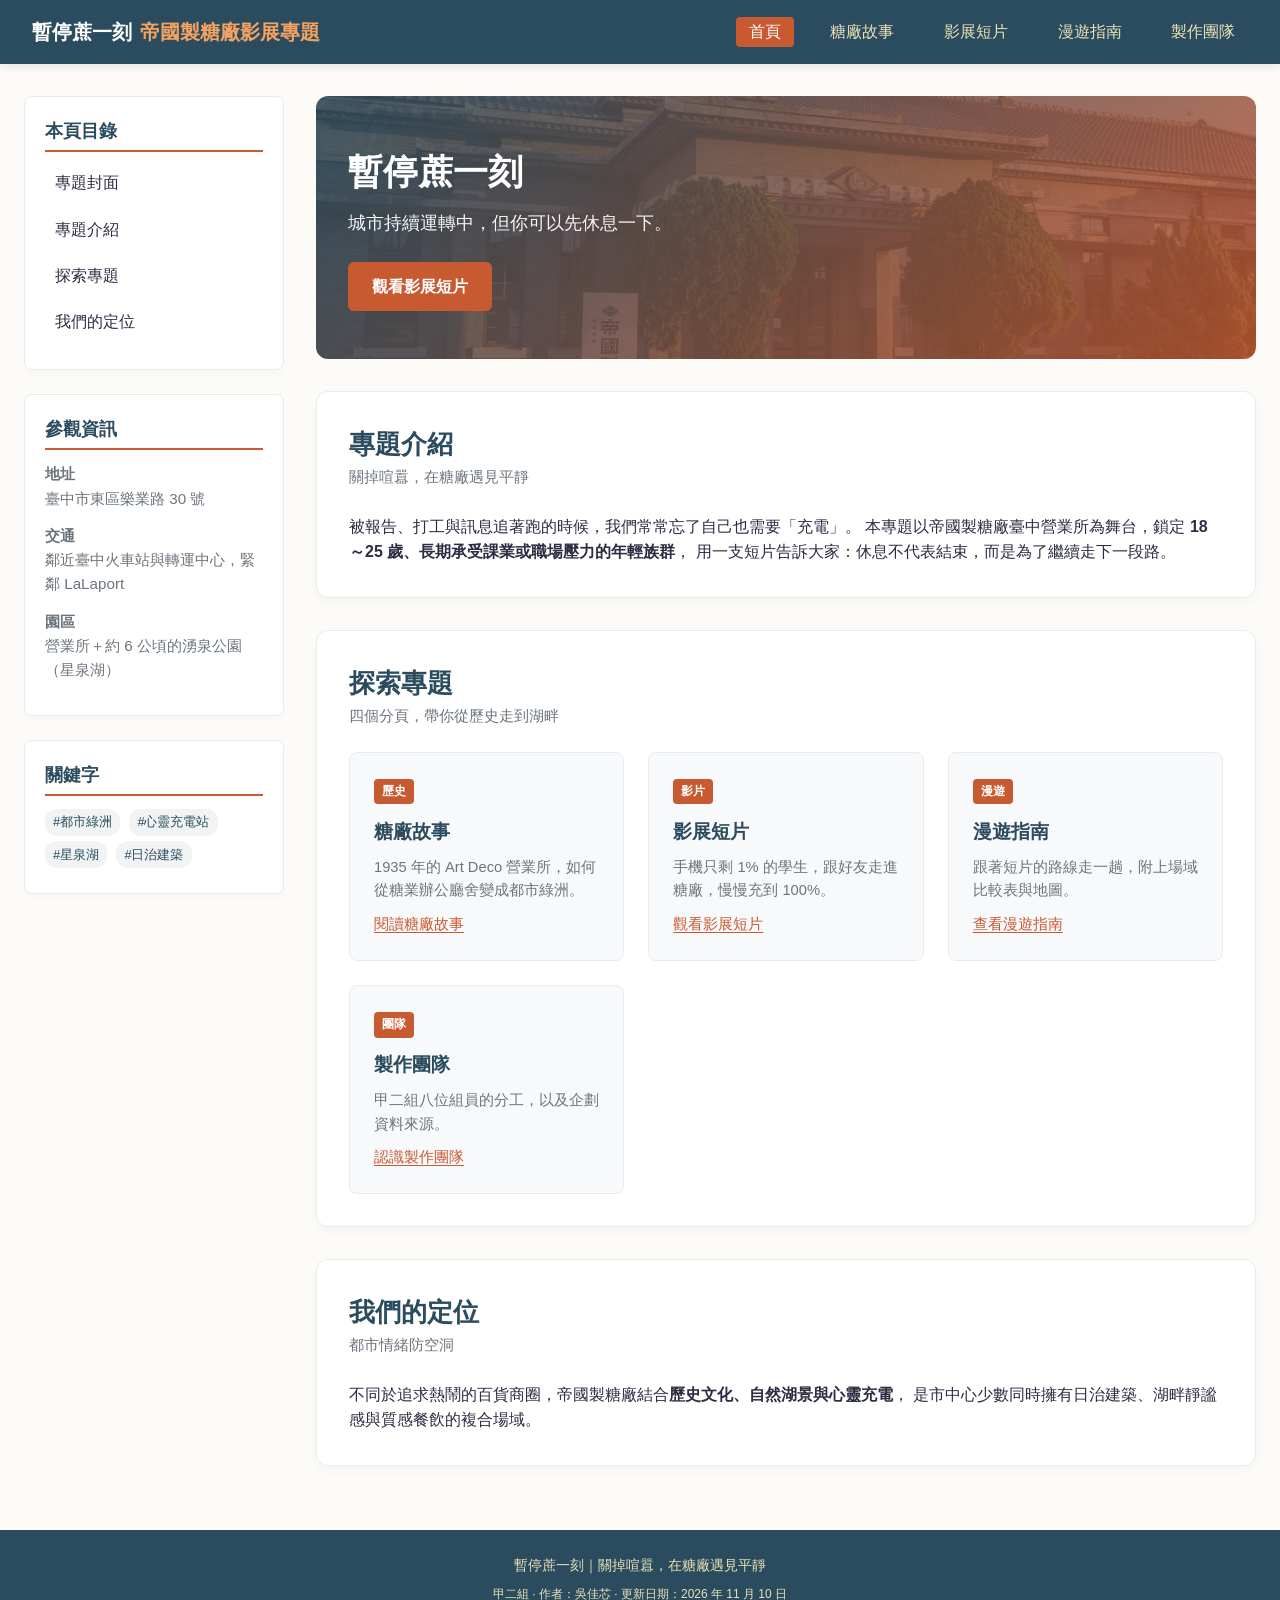
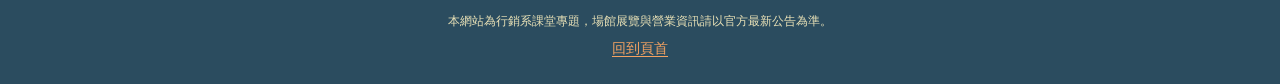
<file: index.html>
<!DOCTYPE html>
<!-- 宣告使用 HTML5。 -->
<html lang="zh-Hant">
<head>
    <!-- ===== SEO 與分享資訊：每一頁都有自己的 title 與 description ===== -->
    <meta charset="UTF-8">
    <!-- viewport 讓手機以裝置寬度顯示，是 RWD 的第一步。 -->
    <meta name="viewport" content="width=device-width, initial-scale=1.0">
    <meta name="description" content="行銷系甲二組影展專題「暫停蔗一刻」：城市持續運轉中，但你可以先休息一下。走進帝國製糖廠臺中營業所，在歷史建築與星泉湖畔為生活重新充電。">
    <meta name="keywords" content="暫停蔗一刻, 帝國製糖廠, 臺中營業所, 星泉湖, 湧泉公園, 影展, 臺中景點">
    <meta name="author" content="吳佳芯">
    <meta name="robots" content="index, follow">
    <!-- Open Graph：分享到社群時顯示的標題、摘要與縮圖。 -->
    <meta property="og:type" content="website">
    <meta property="og:locale" content="zh_TW">
    <meta property="og:site_name" content="暫停蔗一刻｜帝國製糖廠影展專題">
    <meta property="og:title" content="暫停蔗一刻｜帝國製糖廠影展專題">
    <meta property="og:description" content="行銷系甲二組影展專題「暫停蔗一刻」：城市持續運轉中，但你可以先休息一下。走進帝國製糖廠臺中營業所，在歷史建築與星泉湖畔為生活重新充電。">
    <meta property="og:image" content="images/cover.jpg">
    <meta property="og:image:alt" content="帝國製糖廠臺中營業所的建築正面">
    <!-- 部署後可再加上 canonical 與 og:url，填入真實網址。 -->
    <title>暫停蔗一刻｜帝國製糖廠影展專題</title>
    <!--
        切割後的外部 CSS：四個檔案都放在 css 資料夾，依「基礎 → 版面 → 元件 → 響應式」順序載入。
        相對路徑 css/xxx.css 從本 HTML 所在的資料夾出發，進入 css 子資料夾讀取檔案。
    -->
    <link rel="stylesheet" href="css/base.css">
    <link rel="stylesheet" href="css/layout.css">
    <link rel="stylesheet" href="css/components.css">
    <link rel="stylesheet" href="css/responsive.css">
</head>

<body>
    <!-- 頂部導覽列：網站名稱與五個分頁的選單，捲動時固定在畫面上方（position: sticky）。 -->
    <header class="main-header" id="top">
        <p class="logo"><a href="index.html">暫停蔗一刻<span>帝國製糖廠影展專題</span></a></p>
        <nav class="top-nav" aria-label="網站導覽">
            <ul>
                <li><a href="index.html" class="active" aria-current="page">首頁</a></li>
                <li><a href="story.html">糖廠故事</a></li>
                <li><a href="film.html">影展短片</a></li>
                <li><a href="visit.html">漫遊指南</a></li>
                <li><a href="team.html">製作團隊</a></li>
            </ul>
        </nav>
    </header>

    <!-- layout-wrapper：側邊欄 + 主要內容的雙欄版面；手機版改成上下排列。 -->
    <div class="layout-wrapper">
        <!-- aside 是側邊欄：本頁目錄、參觀資訊與關鍵字標籤。 -->
        <aside class="sidebar" aria-label="側邊欄">
            <div class="sidebar-box">
                <h3>本頁目錄</h3>
                <ul class="side-menu">
                    <li><a href="#hero">專題封面</a></li>
                    <li><a href="#about">專題介紹</a></li>
                    <li><a href="#explore">探索專題</a></li>
                    <li><a href="#position">我們的定位</a></li>
                </ul>
            </div>
            <div class="sidebar-box info-box">
                <h3>參觀資訊</h3>
                <p><strong>地址</strong><br>臺中市東區樂業路 30 號</p>
                <p><strong>交通</strong><br>鄰近臺中火車站與轉運中心，緊鄰 LaLaport</p>
                <p><strong>園區</strong><br>營業所＋約 6 公頃的湧泉公園（星泉湖）</p>
            </div>
            <div class="sidebar-box">
                <h4>關鍵字</h4>
                <span class="tag">#都市綠洲</span>
                <span class="tag">#心靈充電站</span>
                <span class="tag">#星泉湖</span>
                <span class="tag">#日治建築</span>
            </div>
        </aside>

        <!-- main 是本頁唯一的主要內容區。 -->
        <main class="content-area" id="main-content">
            <!-- 首頁封面：背景圖由 CSS 的 .hero-section 載入 images/cover.jpg。 -->
            <section class="hero-section" id="hero">
                <h1>暫停蔗一刻</h1>
                <p class="subtitle">城市持續運轉中，但你可以先休息一下。</p>
                <a href="film.html" class="btn-primary">觀看影展短片</a>
            </section>

            <section class="section-card" id="about">
                <div class="section-title">
                    <h2>專題介紹</h2>
                    <p>關掉喧囂，在糖廠遇見平靜</p>
                </div>
                <p>
                    被報告、打工與訊息追著跑的時候，我們常常忘了自己也需要「充電」。
                    本專題以帝國製糖廠臺中營業所為舞台，鎖定 <strong>18～25 歲、長期承受課業或職場壓力的年輕族群</strong>，
                    用一支短片告訴大家：休息不代表結束，而是為了繼續走下一段路。
                </p>
            </section>

            <section class="section-card" id="explore">
                <div class="section-title">
                    <h2>探索專題</h2>
                    <p>四個分頁，帶你從歷史走到湖畔</p>
                </div>
                <!-- grid-system 使用 CSS Grid：依寬度自動決定一列放幾張卡片。 -->
                <div class="grid-system">
                    <article class="grid-card">
                        <span class="card-tag">歷史</span>
                        <h3>糖廠故事</h3>
                        <p>1935 年的 Art Deco 營業所，如何從糖業辦公廳舍變成都市綠洲。</p>
                        <p><a href="story.html">閱讀糖廠故事</a></p>
                    </article>
                    <article class="grid-card">
                        <span class="card-tag">影片</span>
                        <h3>影展短片</h3>
                        <p>手機只剩 1% 的學生，跟好友走進糖廠，慢慢充到 100%。</p>
                        <p><a href="film.html">觀看影展短片</a></p>
                    </article>
                    <article class="grid-card">
                        <span class="card-tag">漫遊</span>
                        <h3>漫遊指南</h3>
                        <p>跟著短片的路線走一趟，附上場域比較表與地圖。</p>
                        <p><a href="visit.html">查看漫遊指南</a></p>
                    </article>
                    <article class="grid-card">
                        <span class="card-tag">團隊</span>
                        <h3>製作團隊</h3>
                        <p>甲二組八位組員的分工，以及企劃資料來源。</p>
                        <p><a href="team.html">認識製作團隊</a></p>
                    </article>
                </div>
            </section>

            <section class="section-card" id="position">
                <div class="section-title">
                    <h2>我們的定位</h2>
                    <p>都市情緒防空洞</p>
                </div>
                <p>
                    不同於追求熱鬧的百貨商圈，帝國製糖廠結合<strong>歷史文化、自然湖景與心靈充電</strong>，
                    是市中心少數同時擁有日治建築、湖畔靜謐感與質感餐飲的複合場域。
                </p>
            </section>
        </main>
    </div>

    <!-- 頁尾 -->
    <footer class="main-footer">
        <p>暫停蔗一刻｜關掉喧囂，在糖廠遇見平靜</p>
        <p><small>甲二組 · 作者：吳佳芯 · 更新日期：<time datetime="2026-11-10">2026 年 11 月 10 日</time></small></p>
        <p><small>本網站為行銷系課堂專題，場館展覽與營業資訊請以官方最新公告為準。</small></p>
        <p><a href="#top" class="footer-link">回到頁首</a></p>
    </footer>
</body>
</html>
</file>
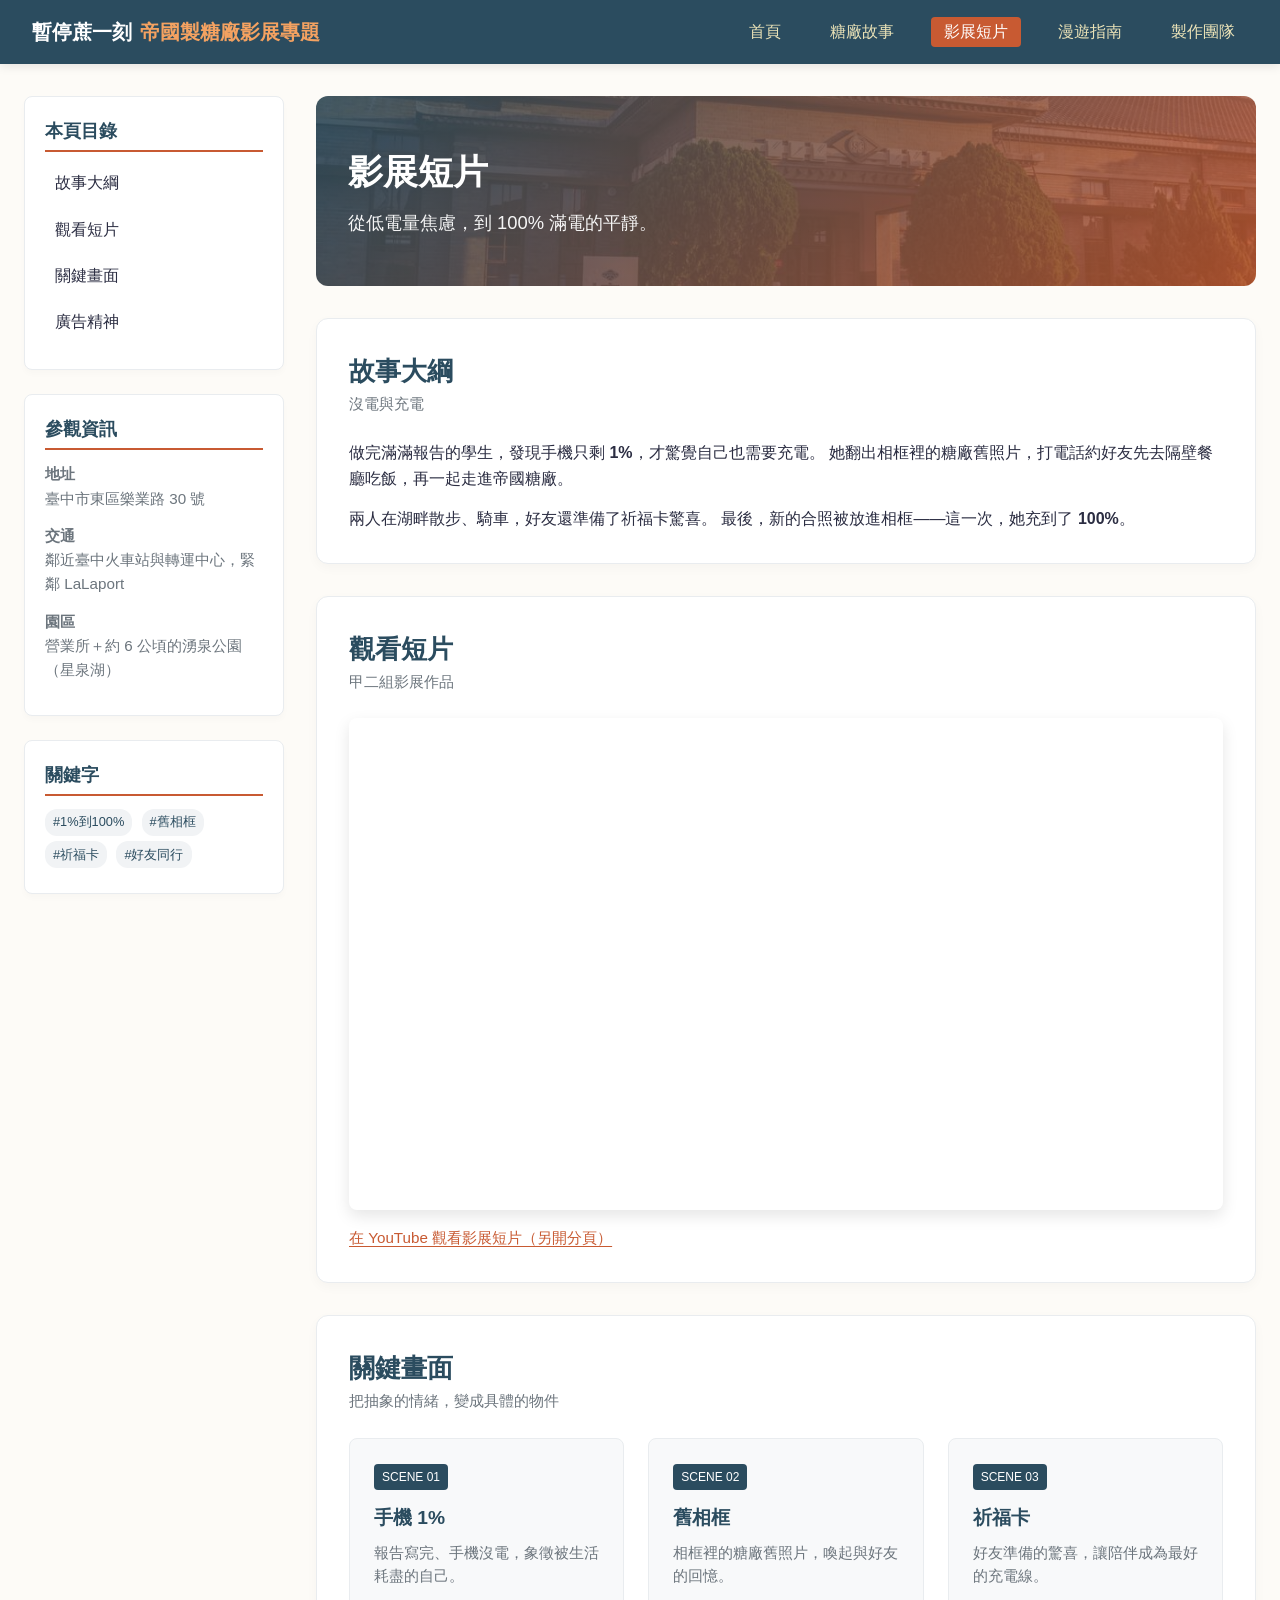
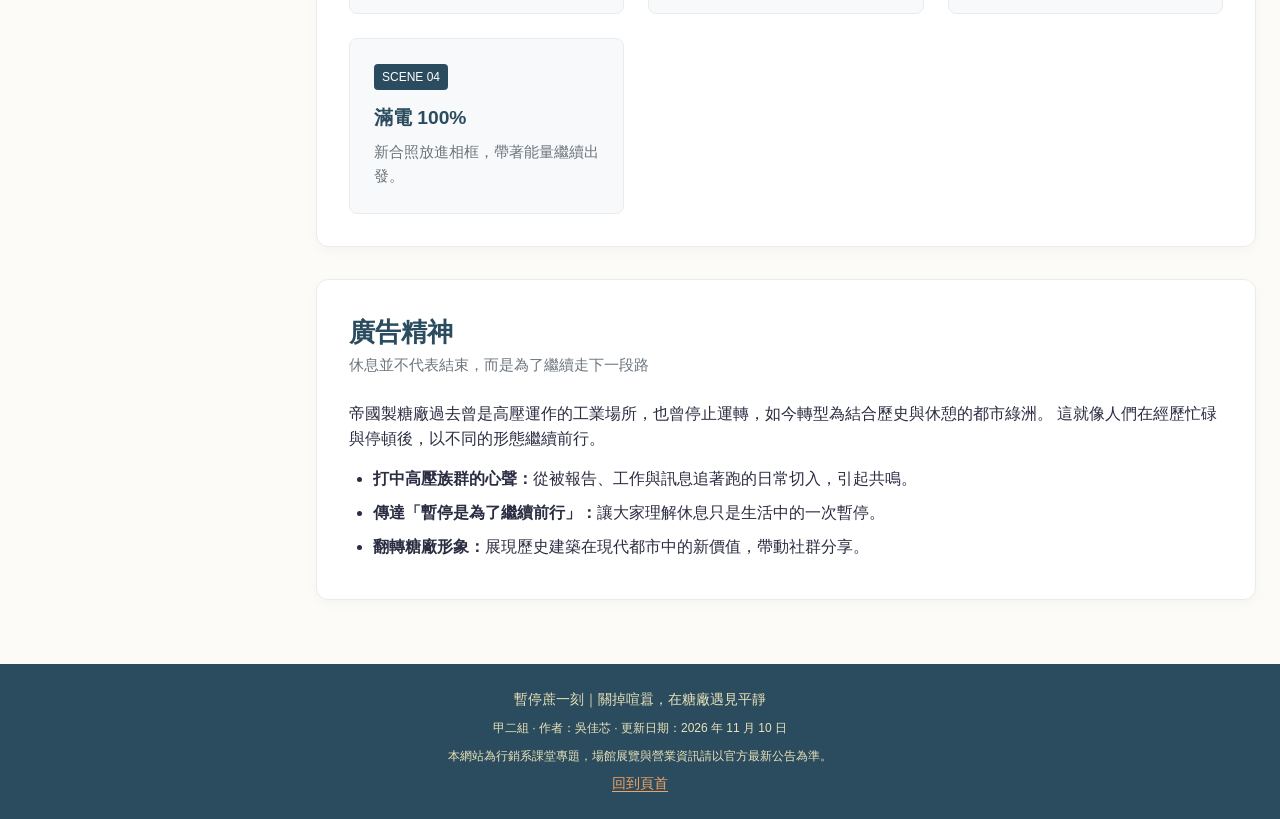
<file: film.html>
<!DOCTYPE html>
<!-- 宣告使用 HTML5。 -->
<html lang="zh-Hant">
<head>
    <!-- ===== SEO 與分享資訊：每一頁都有自己的 title 與 description ===== -->
    <meta charset="UTF-8">
    <!-- viewport 讓手機以裝置寬度顯示，是 RWD 的第一步。 -->
    <meta name="viewport" content="width=device-width, initial-scale=1.0">
    <meta name="description" content="影展短片「暫停蔗一刻」：手機只剩 1% 的學生，翻出糖廠舊照片，約好友走進帝國製糖廠，在湖畔與祈福卡之間重新充電到 100%。">
    <meta name="keywords" content="暫停蔗一刻短片, 影展, 心靈充電站, 帝國製糖廠, 行銷系影展">
    <meta name="author" content="吳佳芯">
    <meta name="robots" content="index, follow">
    <!-- Open Graph：分享到社群時顯示的標題、摘要與縮圖。 -->
    <meta property="og:type" content="website">
    <meta property="og:locale" content="zh_TW">
    <meta property="og:site_name" content="暫停蔗一刻｜帝國製糖廠影展專題">
    <meta property="og:title" content="影展短片｜暫停蔗一刻">
    <meta property="og:description" content="影展短片「暫停蔗一刻」：手機只剩 1% 的學生，翻出糖廠舊照片，約好友走進帝國製糖廠，在湖畔與祈福卡之間重新充電到 100%。">
    <meta property="og:image" content="images/cover.jpg">
    <meta property="og:image:alt" content="帝國製糖廠臺中營業所的建築正面">
    <!-- 部署後可再加上 canonical 與 og:url，填入真實網址。 -->
    <title>影展短片｜暫停蔗一刻</title>
    <!--
        切割後的外部 CSS：四個檔案都放在 css 資料夾，依「基礎 → 版面 → 元件 → 響應式」順序載入。
        相對路徑 css/xxx.css 從本 HTML 所在的資料夾出發，進入 css 子資料夾讀取檔案。
    -->
    <link rel="stylesheet" href="css/base.css">
    <link rel="stylesheet" href="css/layout.css">
    <link rel="stylesheet" href="css/components.css">
    <link rel="stylesheet" href="css/responsive.css">
</head>

<body>
    <!-- 頂部導覽列：網站名稱與五個分頁的選單，捲動時固定在畫面上方（position: sticky）。 -->
    <header class="main-header" id="top">
        <p class="logo"><a href="index.html">暫停蔗一刻<span>帝國製糖廠影展專題</span></a></p>
        <nav class="top-nav" aria-label="網站導覽">
            <ul>
                <li><a href="index.html">首頁</a></li>
                <li><a href="story.html">糖廠故事</a></li>
                <li><a href="film.html" class="active" aria-current="page">影展短片</a></li>
                <li><a href="visit.html">漫遊指南</a></li>
                <li><a href="team.html">製作團隊</a></li>
            </ul>
        </nav>
    </header>

    <!-- layout-wrapper：側邊欄 + 主要內容的雙欄版面；手機版改成上下排列。 -->
    <div class="layout-wrapper">
        <!-- aside 是側邊欄：本頁目錄、參觀資訊與關鍵字標籤。 -->
        <aside class="sidebar" aria-label="側邊欄">
            <div class="sidebar-box">
                <h3>本頁目錄</h3>
                <ul class="side-menu">
                    <li><a href="#plot">故事大綱</a></li>
                    <li><a href="#video">觀看短片</a></li>
                    <li><a href="#shots">關鍵畫面</a></li>
                    <li><a href="#spirit">廣告精神</a></li>
                </ul>
            </div>
            <div class="sidebar-box info-box">
                <h3>參觀資訊</h3>
                <p><strong>地址</strong><br>臺中市東區樂業路 30 號</p>
                <p><strong>交通</strong><br>鄰近臺中火車站與轉運中心，緊鄰 LaLaport</p>
                <p><strong>園區</strong><br>營業所＋約 6 公頃的湧泉公園（星泉湖）</p>
            </div>
            <div class="sidebar-box">
                <h4>關鍵字</h4>
                <span class="tag">#1%到100%</span>
                <span class="tag">#舊相框</span>
                <span class="tag">#祈福卡</span>
                <span class="tag">#好友同行</span>
            </div>
        </aside>

        <!-- main 是本頁唯一的主要內容區。 -->
        <main class="content-area" id="main-content">
            <section class="hero-section">
                <h1>影展短片</h1>
                <p class="subtitle">從低電量焦慮，到 100% 滿電的平靜。</p>
            </section>

            <section class="section-card" id="plot">
                <div class="section-title">
                    <h2>故事大綱</h2>
                    <p>沒電與充電</p>
                </div>
                <p>
                    做完滿滿報告的學生，發現手機只剩 <strong>1%</strong>，才驚覺自己也需要充電。
                    她翻出相框裡的糖廠舊照片，打電話約好友先去隔壁餐廳吃飯，再一起走進帝國糖廠。
                </p>
                <p>
                    兩人在湖畔散步、騎車，好友還準備了祈福卡驚喜。
                    最後，新的合照被放進相框——這一次，她充到了 <strong>100%</strong>。
                </p>
            </section>

            <section class="section-card" id="video">
                <div class="section-title">
                    <h2>觀看短片</h2>
                    <p>甲二組影展作品</p>
                </div>
                <!--
                    video-container 用 padding-bottom: 56.25% 做出 16:9 比例，手機上也不會變形。
                    原本 YouTube 嵌入碼的 frameborder 改由 CSS 的 border: 0 處理。
                    本機請用 Live Server 預覽；直接以 file:// 開啟可能出現錯誤 153。
                -->
                <div class="video-container">
                    <iframe
                        src="https://www.youtube.com/embed/_sD8eoPAWGE"
                        title="影展短片：暫停蔗一刻"
                        allow="accelerometer; clipboard-write; encrypted-media; gyroscope; picture-in-picture; web-share"
                        referrerpolicy="strict-origin-when-cross-origin"
                        allowfullscreen>
                    </iframe>
                </div>
                <p class="note-text"><a href="https://www.youtube.com/watch?v=_sD8eoPAWGE" target="_blank" rel="noopener noreferrer">在 YouTube 觀看影展短片（另開分頁）</a></p>
            </section>

            <section class="section-card" id="shots">
                <div class="section-title">
                    <h2>關鍵畫面</h2>
                    <p>把抽象的情緒，變成具體的物件</p>
                </div>
                <div class="grid-system">
                    <article class="grid-card">
                        <span class="shot-number">SCENE 01</span>
                        <h3>手機 1%</h3>
                        <p>報告寫完、手機沒電，象徵被生活耗盡的自己。</p>
                    </article>
                    <article class="grid-card">
                        <span class="shot-number">SCENE 02</span>
                        <h3>舊相框</h3>
                        <p>相框裡的糖廠舊照片，喚起與好友的回憶。</p>
                    </article>
                    <article class="grid-card">
                        <span class="shot-number">SCENE 03</span>
                        <h3>祈福卡</h3>
                        <p>好友準備的驚喜，讓陪伴成為最好的充電線。</p>
                    </article>
                    <article class="grid-card">
                        <span class="shot-number">SCENE 04</span>
                        <h3>滿電 100%</h3>
                        <p>新合照放進相框，帶著能量繼續出發。</p>
                    </article>
                </div>
            </section>

            <section class="section-card" id="spirit">
                <div class="section-title">
                    <h2>廣告精神</h2>
                    <p>休息並不代表結束，而是為了繼續走下一段路</p>
                </div>
                <p>
                    帝國製糖廠過去曾是高壓運作的工業場所，也曾停止運轉，如今轉型為結合歷史與休憩的都市綠洲。
                    這就像人們在經歷忙碌與停頓後，以不同的形態繼續前行。
                </p>
                <ul class="content-list">
                    <li><strong>打中高壓族群的心聲：</strong>從被報告、工作與訊息追著跑的日常切入，引起共鳴。</li>
                    <li><strong>傳達「暫停是為了繼續前行」：</strong>讓大家理解休息只是生活中的一次暫停。</li>
                    <li><strong>翻轉糖廠形象：</strong>展現歷史建築在現代都市中的新價值，帶動社群分享。</li>
                </ul>
            </section>
        </main>
    </div>

    <!-- 頁尾 -->
    <footer class="main-footer">
        <p>暫停蔗一刻｜關掉喧囂，在糖廠遇見平靜</p>
        <p><small>甲二組 · 作者：吳佳芯 · 更新日期：<time datetime="2026-11-10">2026 年 11 月 10 日</time></small></p>
        <p><small>本網站為行銷系課堂專題，場館展覽與營業資訊請以官方最新公告為準。</small></p>
        <p><a href="#top" class="footer-link">回到頁首</a></p>
    </footer>
</body>
</html>
</file>
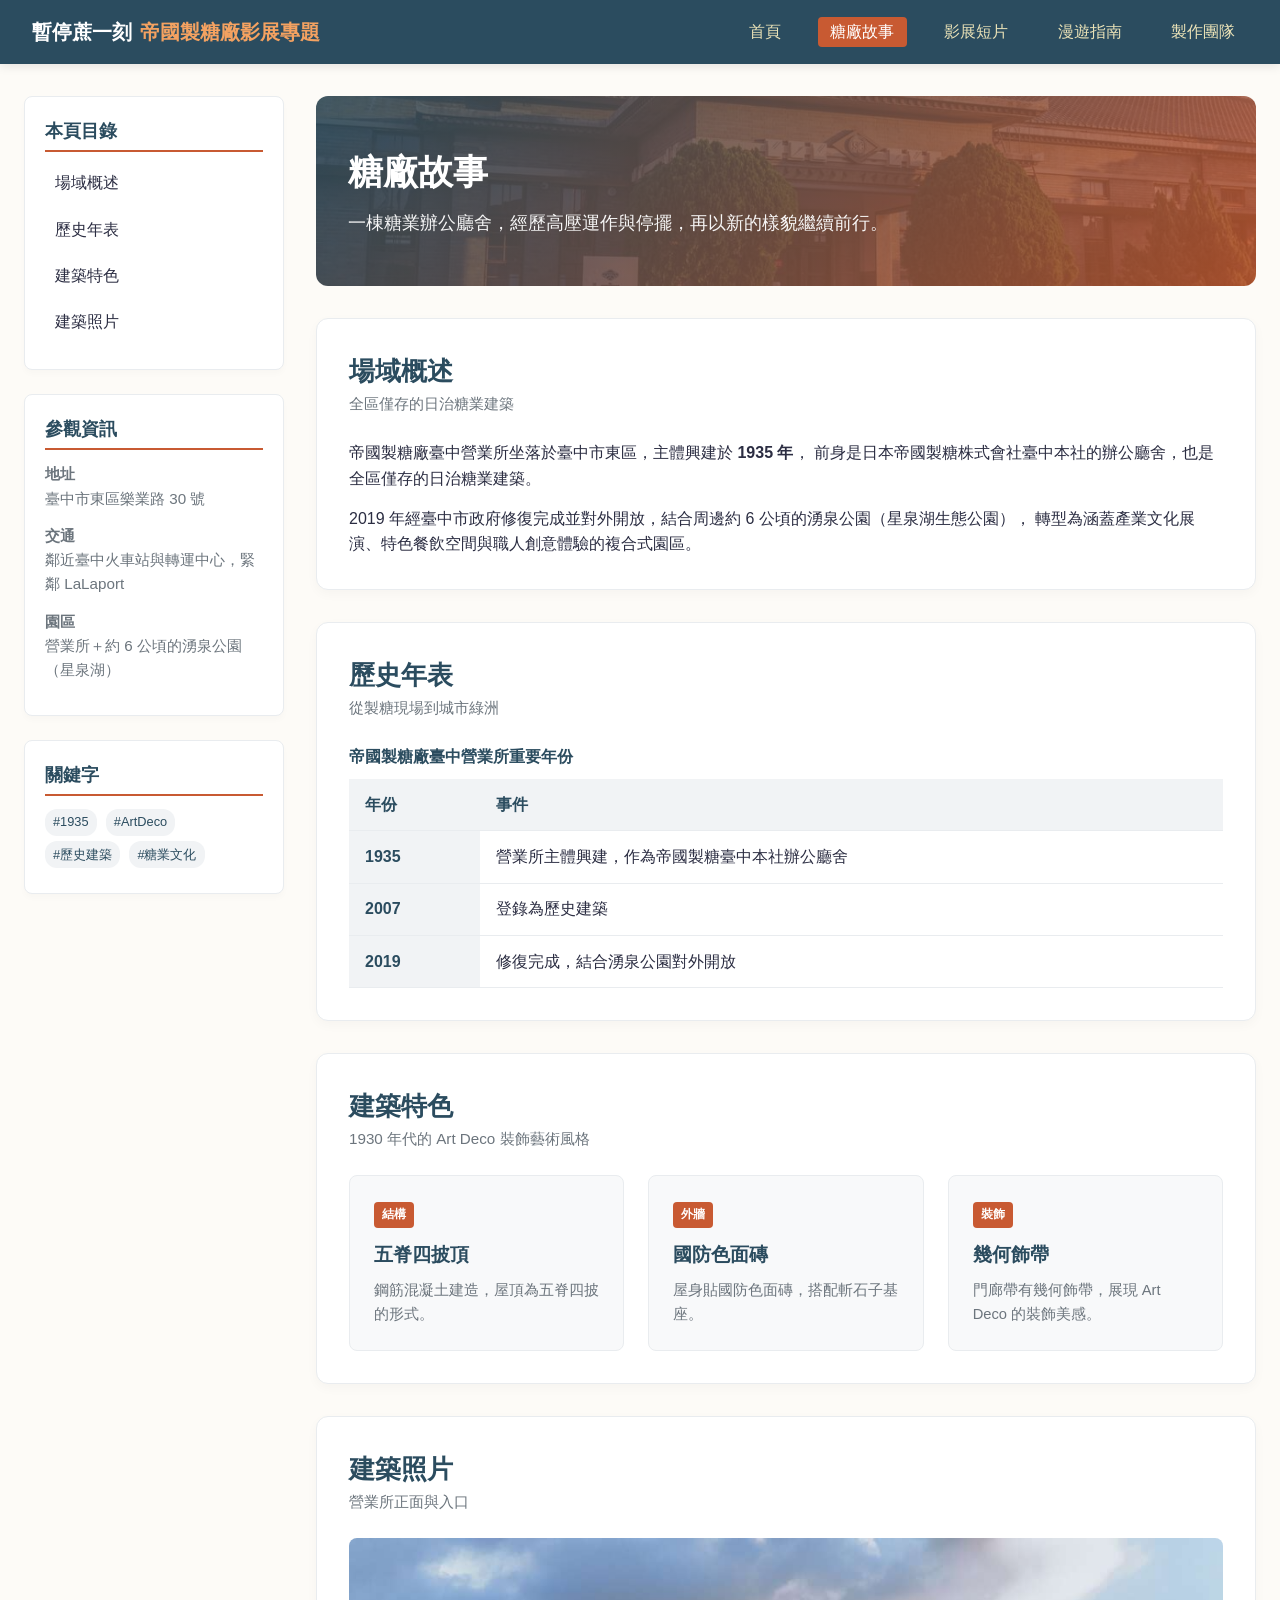
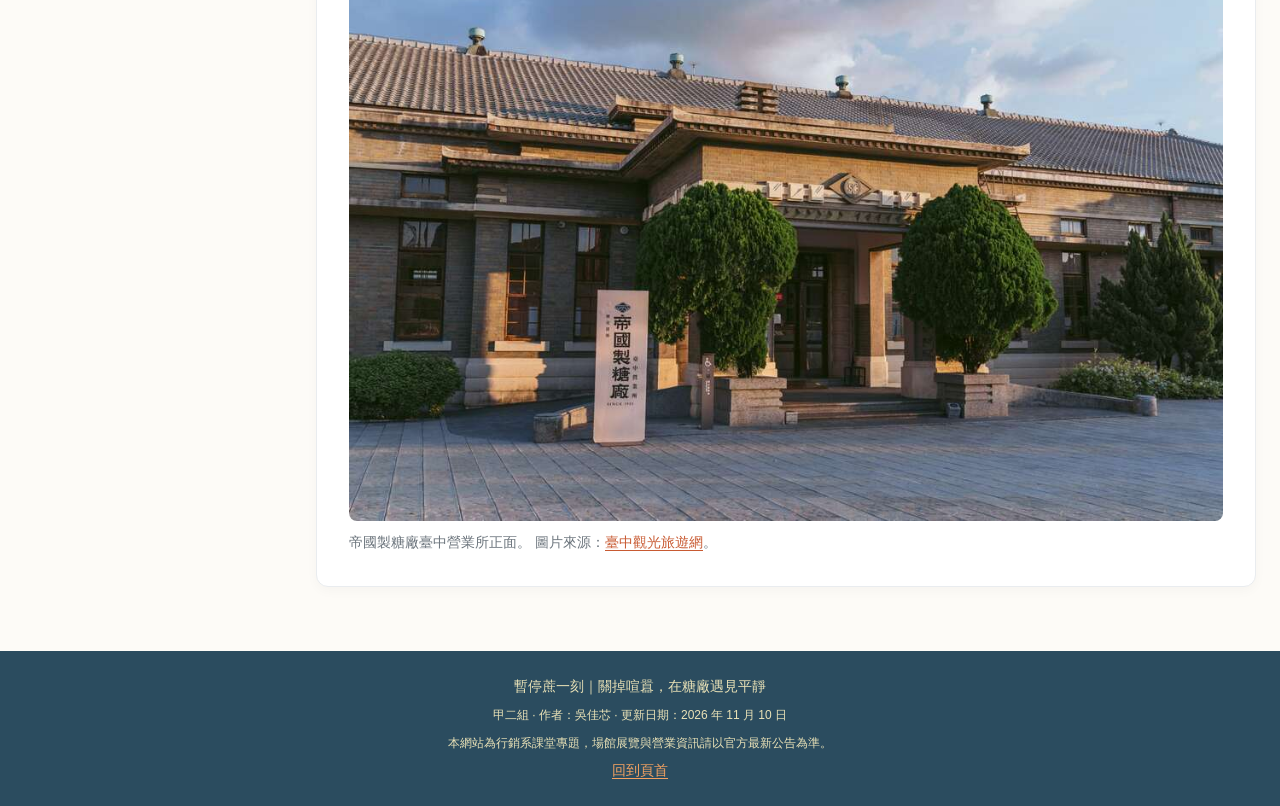
<file: story.html>
<!DOCTYPE html>
<!-- 宣告使用 HTML5。 -->
<html lang="zh-Hant">
<head>
    <!-- ===== SEO 與分享資訊：每一頁都有自己的 title 與 description ===== -->
    <meta charset="UTF-8">
    <!-- viewport 讓手機以裝置寬度顯示，是 RWD 的第一步。 -->
    <meta name="viewport" content="width=device-width, initial-scale=1.0">
    <meta name="description" content="帝國製糖廠臺中營業所的歷史與建築特色：1935 年興建的日治糖業建築，Art Deco 裝飾藝術風格，2007 年登錄歷史建築，2019 年修復開放。">
    <meta name="keywords" content="帝國製糖廠歷史, Art Deco, 歷史建築, 日治建築, 湧泉公園">
    <meta name="author" content="吳佳芯">
    <meta name="robots" content="index, follow">
    <!-- Open Graph：分享到社群時顯示的標題、摘要與縮圖。 -->
    <meta property="og:type" content="website">
    <meta property="og:locale" content="zh_TW">
    <meta property="og:site_name" content="暫停蔗一刻｜帝國製糖廠影展專題">
    <meta property="og:title" content="糖廠故事｜暫停蔗一刻">
    <meta property="og:description" content="帝國製糖廠臺中營業所的歷史與建築特色：1935 年興建的日治糖業建築，Art Deco 裝飾藝術風格，2007 年登錄歷史建築，2019 年修復開放。">
    <meta property="og:image" content="images/cover.jpg">
    <meta property="og:image:alt" content="帝國製糖廠臺中營業所的建築正面">
    <!-- 部署後可再加上 canonical 與 og:url，填入真實網址。 -->
    <title>糖廠故事｜暫停蔗一刻</title>
    <!--
        切割後的外部 CSS：四個檔案都放在 css 資料夾，依「基礎 → 版面 → 元件 → 響應式」順序載入。
        相對路徑 css/xxx.css 從本 HTML 所在的資料夾出發，進入 css 子資料夾讀取檔案。
    -->
    <link rel="stylesheet" href="css/base.css">
    <link rel="stylesheet" href="css/layout.css">
    <link rel="stylesheet" href="css/components.css">
    <link rel="stylesheet" href="css/responsive.css">
</head>

<body>
    <!-- 頂部導覽列：網站名稱與五個分頁的選單，捲動時固定在畫面上方（position: sticky）。 -->
    <header class="main-header" id="top">
        <p class="logo"><a href="index.html">暫停蔗一刻<span>帝國製糖廠影展專題</span></a></p>
        <nav class="top-nav" aria-label="網站導覽">
            <ul>
                <li><a href="index.html">首頁</a></li>
                <li><a href="story.html" class="active" aria-current="page">糖廠故事</a></li>
                <li><a href="film.html">影展短片</a></li>
                <li><a href="visit.html">漫遊指南</a></li>
                <li><a href="team.html">製作團隊</a></li>
            </ul>
        </nav>
    </header>

    <!-- layout-wrapper：側邊欄 + 主要內容的雙欄版面；手機版改成上下排列。 -->
    <div class="layout-wrapper">
        <!-- aside 是側邊欄：本頁目錄、參觀資訊與關鍵字標籤。 -->
        <aside class="sidebar" aria-label="側邊欄">
            <div class="sidebar-box">
                <h3>本頁目錄</h3>
                <ul class="side-menu">
                    <li><a href="#intro">場域概述</a></li>
                    <li><a href="#history">歷史年表</a></li>
                    <li><a href="#architecture">建築特色</a></li>
                    <li><a href="#photo">建築照片</a></li>
                </ul>
            </div>
            <div class="sidebar-box info-box">
                <h3>參觀資訊</h3>
                <p><strong>地址</strong><br>臺中市東區樂業路 30 號</p>
                <p><strong>交通</strong><br>鄰近臺中火車站與轉運中心，緊鄰 LaLaport</p>
                <p><strong>園區</strong><br>營業所＋約 6 公頃的湧泉公園（星泉湖）</p>
            </div>
            <div class="sidebar-box">
                <h4>關鍵字</h4>
                <span class="tag">#1935</span>
                <span class="tag">#ArtDeco</span>
                <span class="tag">#歷史建築</span>
                <span class="tag">#糖業文化</span>
            </div>
        </aside>

        <!-- main 是本頁唯一的主要內容區。 -->
        <main class="content-area" id="main-content">
            <section class="hero-section" id="intro">
                <h1>糖廠故事</h1>
                <p class="subtitle">一棟糖業辦公廳舍，經歷高壓運作與停擺，再以新的樣貌繼續前行。</p>
            </section>

            <section class="section-card">
                <div class="section-title">
                    <h2>場域概述</h2>
                    <p>全區僅存的日治糖業建築</p>
                </div>
                <p>
                    帝國製糖廠臺中營業所坐落於臺中市東區，主體興建於 <strong>1935 年</strong>，
                    前身是日本帝國製糖株式會社臺中本社的辦公廳舍，也是全區僅存的日治糖業建築。
                </p>
                <p>
                    2019 年經臺中市政府修復完成並對外開放，結合周邊約 6 公頃的湧泉公園（星泉湖生態公園），
                    轉型為涵蓋產業文化展演、特色餐飲空間與職人創意體驗的複合式園區。
                </p>
            </section>

            <section class="section-card" id="history">
                <div class="section-title">
                    <h2>歷史年表</h2>
                    <p>從製糖現場到城市綠洲</p>
                </div>
                <div class="info-table-container">
                    <table class="styled-table">
                        <caption>帝國製糖廠臺中營業所重要年份</caption>
                        <thead>
                            <tr>
                                <th scope="col">年份</th>
                                <th scope="col">事件</th>
                            </tr>
                        </thead>
                        <tbody>
                            <tr><th scope="row">1935</th><td>營業所主體興建，作為帝國製糖臺中本社辦公廳舍</td></tr>
                            <tr><th scope="row">2007</th><td>登錄為歷史建築</td></tr>
                            <tr><th scope="row">2019</th><td>修復完成，結合湧泉公園對外開放</td></tr>
                        </tbody>
                    </table>
                </div>
            </section>

            <section class="section-card" id="architecture">
                <div class="section-title">
                    <h2>建築特色</h2>
                    <p>1930 年代的 Art Deco 裝飾藝術風格</p>
                </div>
                <div class="grid-system">
                    <article class="grid-card">
                        <span class="card-tag">結構</span>
                        <h3>五脊四披頂</h3>
                        <p>鋼筋混凝土建造，屋頂為五脊四披的形式。</p>
                    </article>
                    <article class="grid-card">
                        <span class="card-tag">外牆</span>
                        <h3>國防色面磚</h3>
                        <p>屋身貼國防色面磚，搭配斬石子基座。</p>
                    </article>
                    <article class="grid-card">
                        <span class="card-tag">裝飾</span>
                        <h3>幾何飾帶</h3>
                        <p>門廊帶有幾何飾帶，展現 Art Deco 的裝飾美感。</p>
                    </article>
                </div>
            </section>

            <section class="section-card" id="photo">
                <div class="section-title">
                    <h2>建築照片</h2>
                    <p>營業所正面與入口</p>
                </div>
                <figure>
                    <!-- 圖片放在 images 資料夾；相對路徑 images/cover.jpg 從本 HTML 所在資料夾出發。 -->
                    <img src="images/cover.jpg" alt="帝國製糖廠臺中營業所的磚造正面、日式屋瓦與入口前的直立招牌" width="1024" height="683">
                    <figcaption>
                        帝國製糖廠臺中營業所正面。
                        圖片來源：<a href="https://travel.taichung.gov.tw/image/55827/1024x768" target="_blank" rel="noopener noreferrer">臺中觀光旅遊網</a>。
                    </figcaption>
                </figure>
            </section>
        </main>
    </div>

    <!-- 頁尾 -->
    <footer class="main-footer">
        <p>暫停蔗一刻｜關掉喧囂，在糖廠遇見平靜</p>
        <p><small>甲二組 · 作者：吳佳芯 · 更新日期：<time datetime="2026-11-10">2026 年 11 月 10 日</time></small></p>
        <p><small>本網站為行銷系課堂專題，場館展覽與營業資訊請以官方最新公告為準。</small></p>
        <p><a href="#top" class="footer-link">回到頁首</a></p>
    </footer>
</body>
</html>
</file>
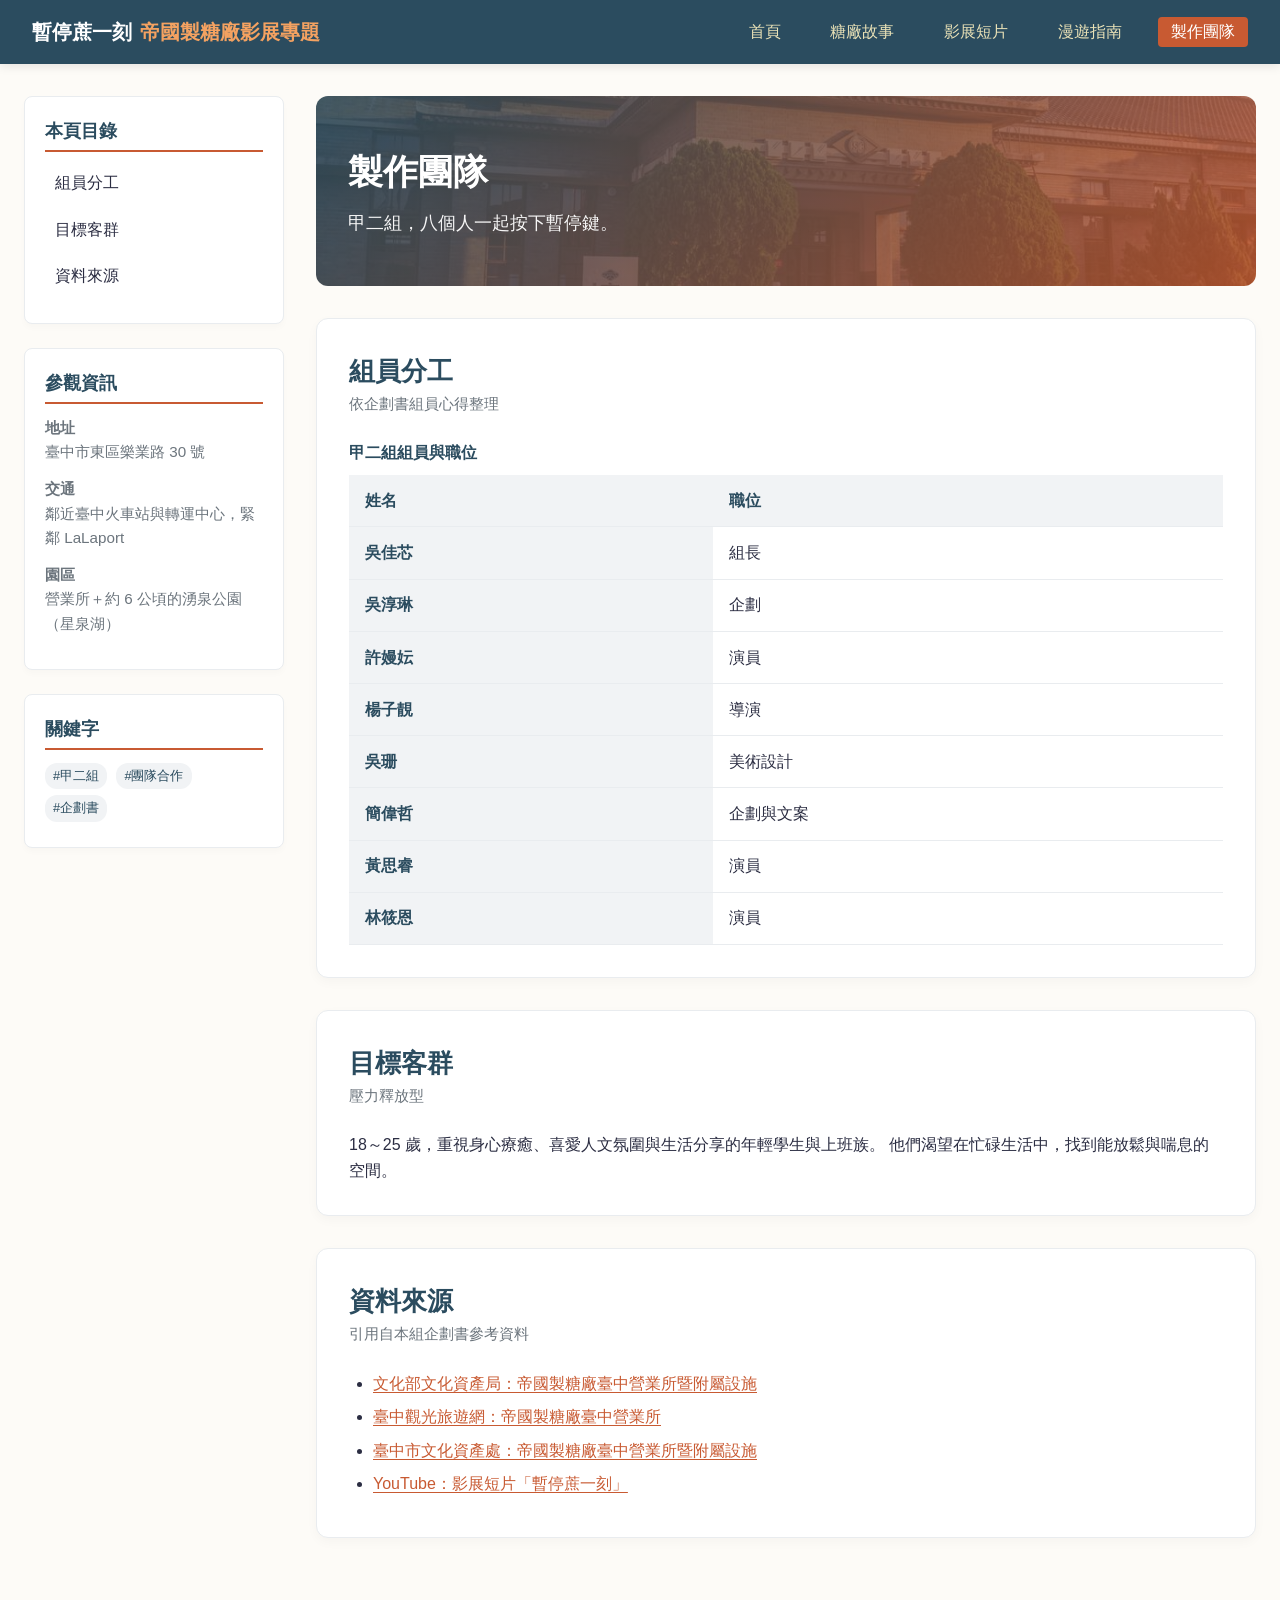
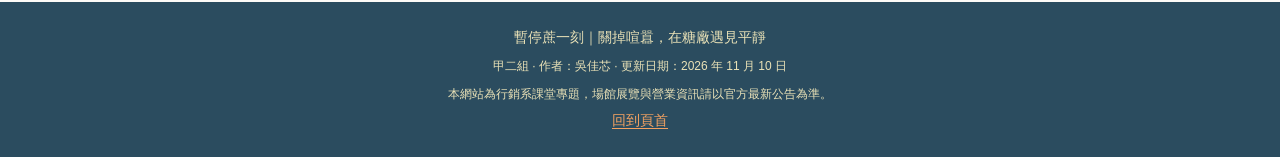
<file: team.html>
<!DOCTYPE html>
<!-- 宣告使用 HTML5。 -->
<html lang="zh-Hant">
<head>
    <!-- ===== SEO 與分享資訊：每一頁都有自己的 title 與 description ===== -->
    <meta charset="UTF-8">
    <!-- viewport 讓手機以裝置寬度顯示，是 RWD 的第一步。 -->
    <meta name="viewport" content="width=device-width, initial-scale=1.0">
    <meta name="description" content="行銷系甲二組影展專題「暫停蔗一刻」的製作團隊與資料來源。">
    <meta name="keywords" content="暫停蔗一刻團隊, 甲二組, 行銷系影展, 企劃書">
    <meta name="author" content="吳佳芯">
    <meta name="robots" content="index, follow">
    <!-- Open Graph：分享到社群時顯示的標題、摘要與縮圖。 -->
    <meta property="og:type" content="website">
    <meta property="og:locale" content="zh_TW">
    <meta property="og:site_name" content="暫停蔗一刻｜帝國製糖廠影展專題">
    <meta property="og:title" content="製作團隊｜暫停蔗一刻">
    <meta property="og:description" content="行銷系甲二組影展專題「暫停蔗一刻」的製作團隊與資料來源。">
    <meta property="og:image" content="images/cover.jpg">
    <meta property="og:image:alt" content="帝國製糖廠臺中營業所的建築正面">
    <!-- 部署後可再加上 canonical 與 og:url，填入真實網址。 -->
    <title>製作團隊｜暫停蔗一刻</title>
    <!--
        切割後的外部 CSS：四個檔案都放在 css 資料夾，依「基礎 → 版面 → 元件 → 響應式」順序載入。
        相對路徑 css/xxx.css 從本 HTML 所在的資料夾出發，進入 css 子資料夾讀取檔案。
    -->
    <link rel="stylesheet" href="css/base.css">
    <link rel="stylesheet" href="css/layout.css">
    <link rel="stylesheet" href="css/components.css">
    <link rel="stylesheet" href="css/responsive.css">
</head>

<body>
    <!-- 頂部導覽列：網站名稱與五個分頁的選單，捲動時固定在畫面上方（position: sticky）。 -->
    <header class="main-header" id="top">
        <p class="logo"><a href="index.html">暫停蔗一刻<span>帝國製糖廠影展專題</span></a></p>
        <nav class="top-nav" aria-label="網站導覽">
            <ul>
                <li><a href="index.html">首頁</a></li>
                <li><a href="story.html">糖廠故事</a></li>
                <li><a href="film.html">影展短片</a></li>
                <li><a href="visit.html">漫遊指南</a></li>
                <li><a href="team.html" class="active" aria-current="page">製作團隊</a></li>
            </ul>
        </nav>
    </header>

    <!-- layout-wrapper：側邊欄 + 主要內容的雙欄版面；手機版改成上下排列。 -->
    <div class="layout-wrapper">
        <!-- aside 是側邊欄：本頁目錄、參觀資訊與關鍵字標籤。 -->
        <aside class="sidebar" aria-label="側邊欄">
            <div class="sidebar-box">
                <h3>本頁目錄</h3>
                <ul class="side-menu">
                    <li><a href="#crew">組員分工</a></li>
                    <li><a href="#target">目標客群</a></li>
                    <li><a href="#sources">資料來源</a></li>
                </ul>
            </div>
            <div class="sidebar-box info-box">
                <h3>參觀資訊</h3>
                <p><strong>地址</strong><br>臺中市東區樂業路 30 號</p>
                <p><strong>交通</strong><br>鄰近臺中火車站與轉運中心，緊鄰 LaLaport</p>
                <p><strong>園區</strong><br>營業所＋約 6 公頃的湧泉公園（星泉湖）</p>
            </div>
            <div class="sidebar-box">
                <h4>關鍵字</h4>
                <span class="tag">#甲二組</span>
                <span class="tag">#團隊合作</span>
                <span class="tag">#企劃書</span>
            </div>
        </aside>

        <!-- main 是本頁唯一的主要內容區。 -->
        <main class="content-area" id="main-content">
            <section class="hero-section">
                <h1>製作團隊</h1>
                <p class="subtitle">甲二組，八個人一起按下暫停鍵。</p>
            </section>

            <section class="section-card" id="crew">
                <div class="section-title">
                    <h2>組員分工</h2>
                    <p>依企劃書組員心得整理</p>
                </div>
                <div class="info-table-container">
                    <table class="styled-table">
                        <caption>甲二組組員與職位</caption>
                        <thead>
                            <tr>
                                <th scope="col">姓名</th>
                                <th scope="col">職位</th>
                            </tr>
                        </thead>
                        <tbody>
                            <tr><th scope="row">吳佳芯</th><td>組長</td></tr>
                            <tr><th scope="row">吳淳琳</th><td>企劃</td></tr>
                            <tr><th scope="row">許嫚妘</th><td>演員</td></tr>
                            <tr><th scope="row">楊子靚</th><td>導演</td></tr>
                            <tr><th scope="row">吳珊</th><td>美術設計</td></tr>
                            <tr><th scope="row">簡偉哲</th><td>企劃與文案</td></tr>
                            <tr><th scope="row">黃思睿</th><td>演員</td></tr>
                            <tr><th scope="row">林筱恩</th><td>演員</td></tr>
                        </tbody>
                    </table>
                </div>
            </section>

            <section class="section-card" id="target">
                <div class="section-title">
                    <h2>目標客群</h2>
                    <p>壓力釋放型</p>
                </div>
                <p>
                    18～25 歲，重視身心療癒、喜愛人文氛圍與生活分享的年輕學生與上班族。
                    他們渴望在忙碌生活中，找到能放鬆與喘息的空間。
                </p>
            </section>

            <section class="section-card" id="sources">
                <div class="section-title">
                    <h2>資料來源</h2>
                    <p>引用自本組企劃書參考資料</p>
                </div>
                <ul class="content-list">
                    <li><a href="https://nchdb.boch.gov.tw/assets/overview/historicalBuilding/20160425000001" target="_blank" rel="noopener noreferrer">文化部文化資產局：帝國製糖廠臺中營業所暨附屬設施</a></li>
                    <li><a href="https://travel.taichung.gov.tw/zh-tw/attractions/intro/1423" target="_blank" rel="noopener noreferrer">臺中觀光旅遊網：帝國製糖廠臺中營業所</a></li>
                    <li><a href="https://www.tchac.taichung.gov.tw/historybuilding?uid=34&amp;pid=13" target="_blank" rel="noopener noreferrer">臺中市文化資產處：帝國製糖廠臺中營業所暨附屬設施</a></li>
                    <li><a href="https://www.youtube.com/watch?v=_sD8eoPAWGE" target="_blank" rel="noopener noreferrer">YouTube：影展短片「暫停蔗一刻」</a></li>
                </ul>
            </section>
        </main>
    </div>

    <!-- 頁尾 -->
    <footer class="main-footer">
        <p>暫停蔗一刻｜關掉喧囂，在糖廠遇見平靜</p>
        <p><small>甲二組 · 作者：吳佳芯 · 更新日期：<time datetime="2026-11-10">2026 年 11 月 10 日</time></small></p>
        <p><small>本網站為行銷系課堂專題，場館展覽與營業資訊請以官方最新公告為準。</small></p>
        <p><a href="#top" class="footer-link">回到頁首</a></p>
    </footer>
</body>
</html>
</file>
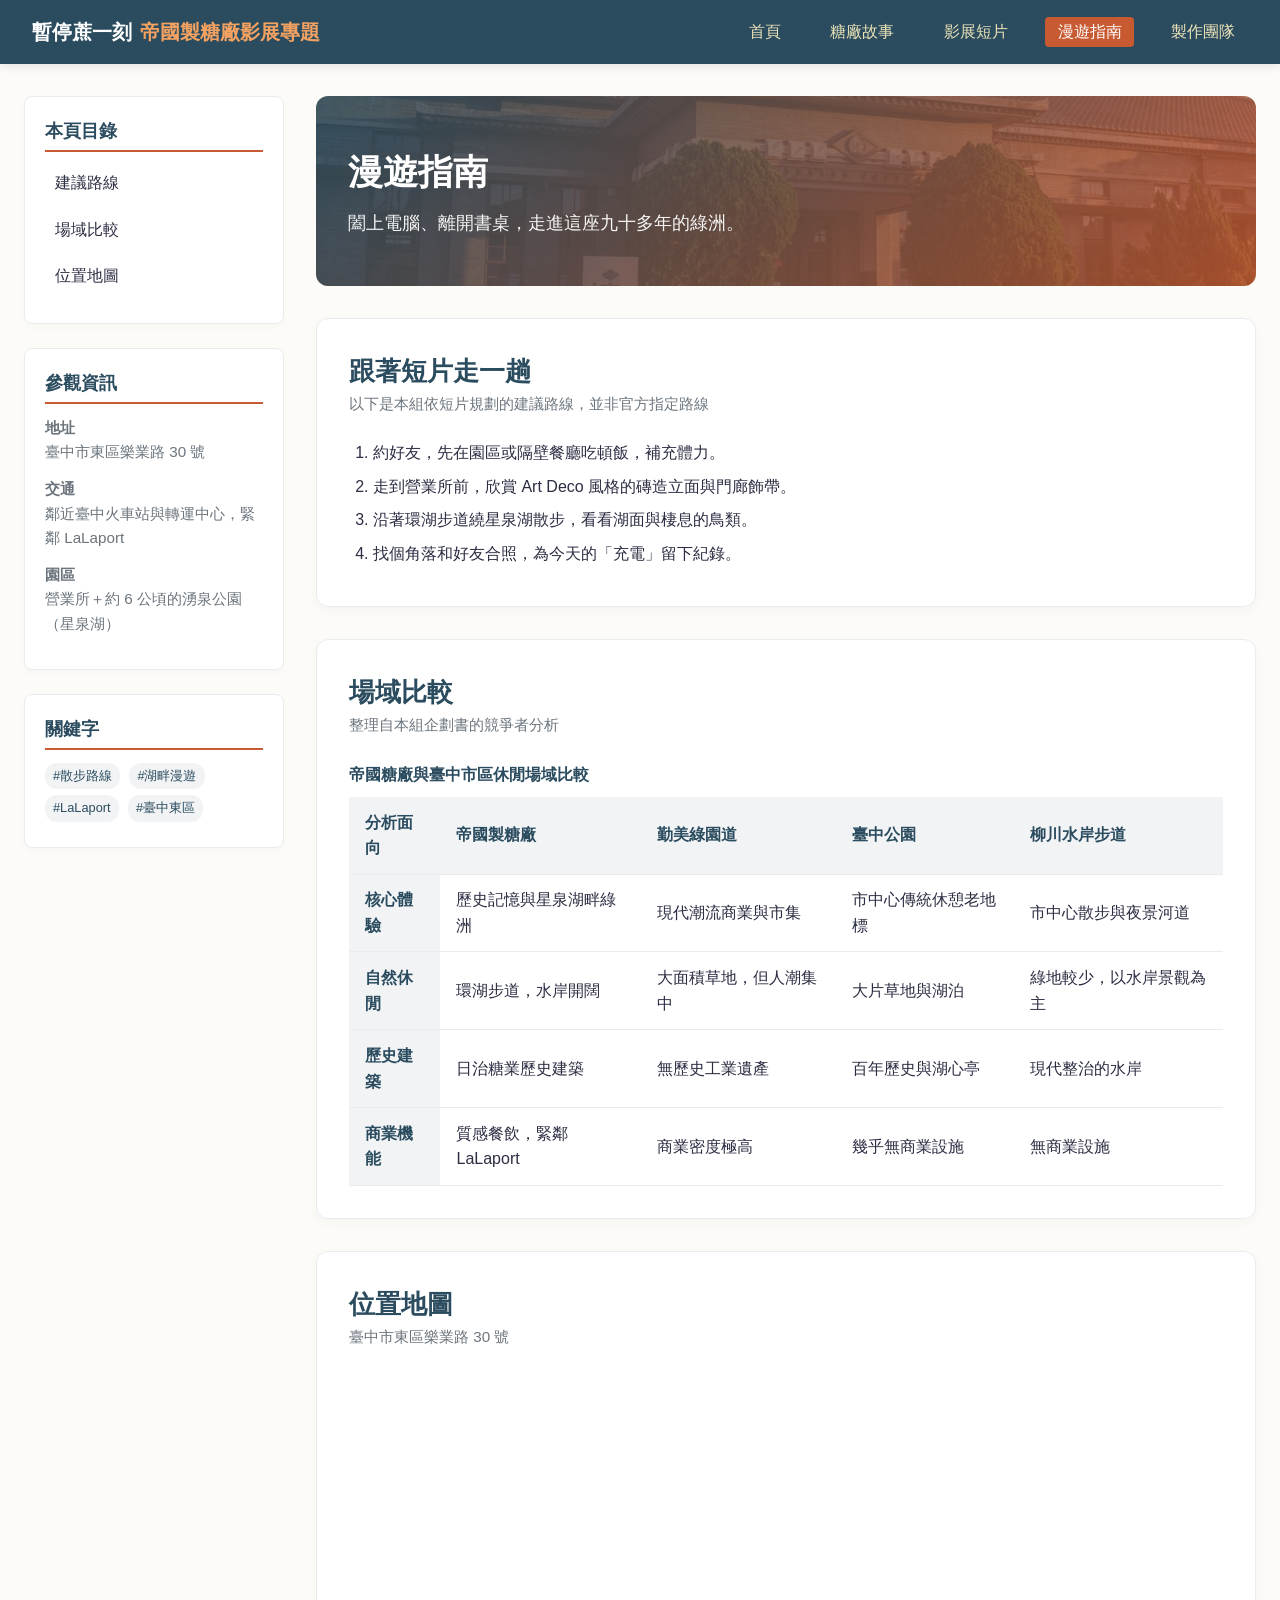
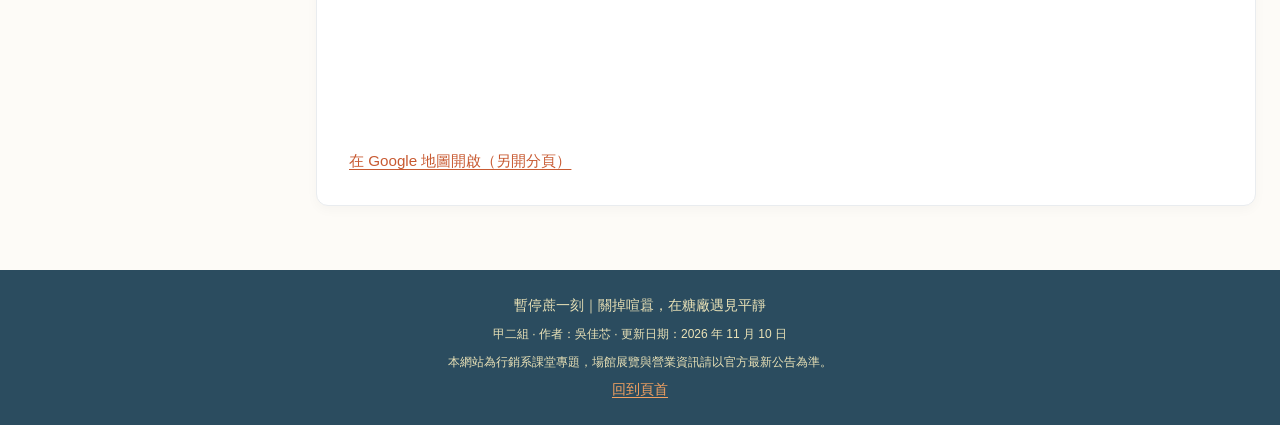
<file: visit.html>
<!DOCTYPE html>
<!-- 宣告使用 HTML5。 -->
<html lang="zh-Hant">
<head>
    <!-- ===== SEO 與分享資訊：每一頁都有自己的 title 與 description ===== -->
    <meta charset="UTF-8">
    <!-- viewport 讓手機以裝置寬度顯示，是 RWD 的第一步。 -->
    <meta name="viewport" content="width=device-width, initial-scale=1.0">
    <meta name="description" content="跟著影展短片漫遊帝國製糖廠：建議路線、與勤美綠園道、臺中公園、柳川水岸步道的比較，以及 Google 地圖。">
    <meta name="keywords" content="帝國製糖廠交通, 星泉湖, 湧泉公園, 臺中散步, 帝國製糖廠地圖">
    <meta name="author" content="吳佳芯">
    <meta name="robots" content="index, follow">
    <!-- Open Graph：分享到社群時顯示的標題、摘要與縮圖。 -->
    <meta property="og:type" content="website">
    <meta property="og:locale" content="zh_TW">
    <meta property="og:site_name" content="暫停蔗一刻｜帝國製糖廠影展專題">
    <meta property="og:title" content="漫遊指南｜暫停蔗一刻">
    <meta property="og:description" content="跟著影展短片漫遊帝國製糖廠：建議路線、與勤美綠園道、臺中公園、柳川水岸步道的比較，以及 Google 地圖。">
    <meta property="og:image" content="images/cover.jpg">
    <meta property="og:image:alt" content="帝國製糖廠臺中營業所的建築正面">
    <!-- 部署後可再加上 canonical 與 og:url，填入真實網址。 -->
    <title>漫遊指南｜暫停蔗一刻</title>
    <!--
        切割後的外部 CSS：四個檔案都放在 css 資料夾，依「基礎 → 版面 → 元件 → 響應式」順序載入。
        相對路徑 css/xxx.css 從本 HTML 所在的資料夾出發，進入 css 子資料夾讀取檔案。
    -->
    <link rel="stylesheet" href="css/base.css">
    <link rel="stylesheet" href="css/layout.css">
    <link rel="stylesheet" href="css/components.css">
    <link rel="stylesheet" href="css/responsive.css">
</head>

<body>
    <!-- 頂部導覽列：網站名稱與五個分頁的選單，捲動時固定在畫面上方（position: sticky）。 -->
    <header class="main-header" id="top">
        <p class="logo"><a href="index.html">暫停蔗一刻<span>帝國製糖廠影展專題</span></a></p>
        <nav class="top-nav" aria-label="網站導覽">
            <ul>
                <li><a href="index.html">首頁</a></li>
                <li><a href="story.html">糖廠故事</a></li>
                <li><a href="film.html">影展短片</a></li>
                <li><a href="visit.html" class="active" aria-current="page">漫遊指南</a></li>
                <li><a href="team.html">製作團隊</a></li>
            </ul>
        </nav>
    </header>

    <!-- layout-wrapper：側邊欄 + 主要內容的雙欄版面；手機版改成上下排列。 -->
    <div class="layout-wrapper">
        <!-- aside 是側邊欄：本頁目錄、參觀資訊與關鍵字標籤。 -->
        <aside class="sidebar" aria-label="側邊欄">
            <div class="sidebar-box">
                <h3>本頁目錄</h3>
                <ul class="side-menu">
                    <li><a href="#route">建議路線</a></li>
                    <li><a href="#compare">場域比較</a></li>
                    <li><a href="#map">位置地圖</a></li>
                </ul>
            </div>
            <div class="sidebar-box info-box">
                <h3>參觀資訊</h3>
                <p><strong>地址</strong><br>臺中市東區樂業路 30 號</p>
                <p><strong>交通</strong><br>鄰近臺中火車站與轉運中心，緊鄰 LaLaport</p>
                <p><strong>園區</strong><br>營業所＋約 6 公頃的湧泉公園（星泉湖）</p>
            </div>
            <div class="sidebar-box">
                <h4>關鍵字</h4>
                <span class="tag">#散步路線</span>
                <span class="tag">#湖畔漫遊</span>
                <span class="tag">#LaLaport</span>
                <span class="tag">#臺中東區</span>
            </div>
        </aside>

        <!-- main 是本頁唯一的主要內容區。 -->
        <main class="content-area" id="main-content">
            <section class="hero-section">
                <h1>漫遊指南</h1>
                <p class="subtitle">闔上電腦、離開書桌，走進這座九十多年的綠洲。</p>
            </section>

            <section class="section-card" id="route">
                <div class="section-title">
                    <h2>跟著短片走一趟</h2>
                    <p>以下是本組依短片規劃的建議路線，並非官方指定路線</p>
                </div>
                <ol class="content-list">
                    <li>約好友，先在園區或隔壁餐廳吃頓飯，補充體力。</li>
                    <li>走到營業所前，欣賞 Art Deco 風格的磚造立面與門廊飾帶。</li>
                    <li>沿著環湖步道繞星泉湖散步，看看湖面與棲息的鳥類。</li>
                    <li>找個角落和好友合照，為今天的「充電」留下紀錄。</li>
                </ol>
            </section>

            <section class="section-card" id="compare">
                <div class="section-title">
                    <h2>場域比較</h2>
                    <p>整理自本組企劃書的競爭者分析</p>
                </div>
                <!-- info-table-container 讓表格在手機上可以左右捲動。 -->
                <div class="info-table-container">
                    <table class="styled-table">
                        <caption>帝國糖廠與臺中市區休閒場域比較</caption>
                        <thead>
                            <tr>
                                <th scope="col">分析面向</th>
                                <th scope="col">帝國製糖廠</th>
                                <th scope="col">勤美綠園道</th>
                                <th scope="col">臺中公園</th>
                                <th scope="col">柳川水岸步道</th>
                            </tr>
                        </thead>
                        <tbody>
                            <tr>
                                <th scope="row">核心體驗</th>
                                <td>歷史記憶與星泉湖畔綠洲</td>
                                <td>現代潮流商業與市集</td>
                                <td>市中心傳統休憩老地標</td>
                                <td>市中心散步與夜景河道</td>
                            </tr>
                            <tr>
                                <th scope="row">自然休閒</th>
                                <td>環湖步道，水岸開闊</td>
                                <td>大面積草地，但人潮集中</td>
                                <td>大片草地與湖泊</td>
                                <td>綠地較少，以水岸景觀為主</td>
                            </tr>
                            <tr>
                                <th scope="row">歷史建築</th>
                                <td>日治糖業歷史建築</td>
                                <td>無歷史工業遺產</td>
                                <td>百年歷史與湖心亭</td>
                                <td>現代整治的水岸</td>
                            </tr>
                            <tr>
                                <th scope="row">商業機能</th>
                                <td>質感餐飲，緊鄰 LaLaport</td>
                                <td>商業密度極高</td>
                                <td>幾乎無商業設施</td>
                                <td>無商業設施</td>
                            </tr>
                        </tbody>
                    </table>
                </div>
            </section>

            <section class="section-card" id="map">
                <div class="section-title">
                    <h2>位置地圖</h2>
                    <p>臺中市東區樂業路 30 號</p>
                </div>
                <!-- Google 地圖以座標定位；網址中的 & 在 HTML 寫成 &amp;。 -->
                <iframe
                    class="map-frame"
                    src="https://maps.google.com/maps?q=24.137813,120.692130&amp;z=16&amp;output=embed"
                    title="帝國製糖廠臺中營業所位置 Google 地圖"
                    loading="lazy"
                    referrerpolicy="strict-origin-when-cross-origin"
                    allowfullscreen>
                </iframe>
                <p class="note-text"><a href="https://www.google.com/maps/search/?api=1&amp;query=%E5%B8%9D%E5%9C%8B%E8%A3%BD%E7%B3%96%E5%BB%A0%E8%87%BA%E4%B8%AD%E7%87%9F%E6%A5%AD%E6%89%80" target="_blank" rel="noopener noreferrer">在 Google 地圖開啟（另開分頁）</a></p>
            </section>
        </main>
    </div>

    <!-- 頁尾 -->
    <footer class="main-footer">
        <p>暫停蔗一刻｜關掉喧囂，在糖廠遇見平靜</p>
        <p><small>甲二組 · 作者：吳佳芯 · 更新日期：<time datetime="2026-11-10">2026 年 11 月 10 日</time></small></p>
        <p><small>本網站為行銷系課堂專題，場館展覽與營業資訊請以官方最新公告為準。</small></p>
        <p><a href="#top" class="footer-link">回到頁首</a></p>
    </footer>
</body>
</html>
</file>
<file: css/base.css>
/*
    base.css：基礎樣式（第 1 個載入）
    - 全站的色彩變數、重設、body 與內文排版。
    - 原本 CSS 的設計完整保留；標示「新增」的規則是為了內文段落、清單與圖片排版補上的。
*/

/* ==========================================================
   全域設定與變數 (Design Tokens)
   帝國糖廠主題：日式紅磚、星泉湖畔、沉穩療癒
   ========================================================== */
:root {
  --primary-color: #C85A32;    /* 磚紅色／焦糖橘：對應日治紅磚建築與歷史暖調 */
  --secondary-color: #2B4C5F;  /* 湖水藍灰：呼應星泉湖畔的沉穩水景與文青靜謐感 */
  --accent-color: #D62828;     /* 亮紅點綴：重點提示與互動標籤 */
  --bg-light: #FDFBF7;         /* 溫潤淺底：營造舒適、無壓力的放鬆氛圍 */
  --surface-color: #FFFFFF;    /* 卡片純白底 */
  --text-main: #2B2D42;        /* 主文字色 */
  --text-muted: #6C757D;       /* 次要文字色 */
  --border-color: #E9ECEF;     /* 淺色邊框 */

  --font-stack: "Noto Sans TC", -apple-system, BlinkMacSystemFont,
    "Segoe UI", Roboto, "微軟正黑體", sans-serif;
  --transition: all 0.3s ease;
}

* {
  margin: 0;
  padding: 0;
  box-sizing: border-box;
}

body {
  font-family: var(--font-stack);
  background-color: var(--bg-light);
  color: var(--text-main);
  line-height: 1.6;
  min-height: 100vh;
  display: flex;
  flex-direction: column;
}

/* ==========================================================
   新增：內文排版
   上方的 * 把所有 margin、padding 歸零，所以段落、清單、圖片需要補回間距。
   ========================================================== */

/* 內文連結顏色使用磚紅色。 */
a {
  color: var(--primary-color);
  text-underline-offset: 3px;
}

/* 鍵盤 Tab 移入時的焦點提示。 */
a:focus-visible {
  outline: 3px solid var(--primary-color);
  outline-offset: 3px;
}

/* 卡片中相連的段落之間留出間距。 */
.section-card p + p,
.section-card p + .content-list,
.section-card .content-list + p {
  margin-top: 0.9rem;
}

/* 清單：補回左側縮排，項目之間留間距。 */
.content-list {
  padding-left: 1.5rem;
  margin-top: 0.9rem;
}

.content-list li {
  margin-bottom: 0.5rem;
}

/* 圖片：隨容器縮小並保持比例（RWD）。 */
img {
  display: block;
  max-width: 100%;
  height: auto;
  border-radius: 8px;
}

figcaption {
  margin-top: 0.6rem;
  color: var(--text-muted);
  font-size: 0.9rem;
}
</file>
<file: css/layout.css>
/*
    layout.css：版面配置（第 2 個載入）
    - 頂部導覽列、側邊欄 + 主內容的雙欄版面、頁尾。
*/

/* ==========================================================
   頂部導覽列 (Navbar)
   ========================================================== */
.main-header {
  position: sticky;
  top: 0;
  z-index: 100;
  background-color: var(--secondary-color);
  color: #fff;
  display: flex;
  justify-content: space-between;
  align-items: center;
  padding: 1rem 2rem;
  box-shadow: 0 2px 10px rgba(0, 0, 0, 0.1);
}

.main-header .logo a {
  color: #fff;
  text-decoration: none;
  font-size: 1.25rem;
  font-weight: 700;
}

.main-header .logo span {
  color: #F4A261;
  margin-left: 0.5rem;
}

.top-nav ul {
  display: flex;
  list-style: none;
  gap: 1.5rem;
}

.top-nav a {
  color: #EAE2B7;
  text-decoration: none;
  font-weight: 500;
  padding: 0.4rem 0.8rem;
  border-radius: 4px;
  transition: var(--transition);
}

.top-nav a:hover,
.top-nav a.active {
  background-color: var(--primary-color);
  color: #fff;
}

/* ==========================================================
   雙欄整體佈局：側邊欄 + 主內容
   ========================================================== */
.layout-wrapper {
  display: flex;
  flex: 1;
  max-width: 1280px;
  width: 100%;
  margin: 0 auto;
  padding: 2rem 1.5rem;
  gap: 2rem;
}

/* 側邊欄樣式 */
.sidebar {
  width: 260px;
  flex-shrink: 0;
}

.sidebar-box {
  background: var(--surface-color);
  border: 1px solid var(--border-color);
  border-radius: 8px;
  padding: 1.25rem;
  margin-bottom: 1.5rem;
  box-shadow: 0 4px 6px rgba(0, 0, 0, 0.02);
}

.sidebar-box h3,
.sidebar-box h4 {
  color: var(--secondary-color);
  margin-bottom: 0.75rem;
  font-size: 1.1rem;
  border-bottom: 2px solid var(--primary-color);
  padding-bottom: 0.3rem;
}

.side-menu {
  list-style: none;
}

.side-menu li {
  margin-bottom: 0.5rem;
}

.side-menu a {
  color: var(--text-main);
  text-decoration: none;
  display: block;
  padding: 0.4rem 0.6rem;
  border-radius: 4px;
  transition: var(--transition);
}

.side-menu a:hover {
  background-color: #F8E8E3;
  color: var(--primary-color);
}

.info-box p {
  font-size: 0.95rem;
  color: var(--text-muted);
  margin-bottom: 0.8rem;
}

/* 主內容區塊 */
.content-area {
  flex: 1;
  min-width: 0;
}

/* ==========================================================
   頁尾
   ========================================================== */
.main-footer {
  margin-top: auto;
  background-color: var(--secondary-color);
  color: #EAE2B7;
  text-align: center;
  padding: 1.5rem 1rem;
  font-size: 0.9rem;
}

/* 新增：頁尾段落間距與「回到頁首」連結顏色。 */
.main-footer p + p {
  margin-top: 0.3rem;
}

.main-footer .footer-link {
  color: #F4A261;
}
</file>
<file: css/components.css>
/*
    components.css：元件樣式（第 3 個載入）
    - 標籤、封面、按鈕、內容卡片、影片、Grid 卡片、表格、地圖。
    - CSS 裡的 url() 從 css 資料夾出發，所以封面圖片要寫成 ../images/cover.jpg（先回上一層，再進 images）。
*/

.tag {
  display: inline-block;
  background-color: #F1F3F5;
  color: var(--secondary-color);
  font-size: 0.8rem;
  padding: 0.2rem 0.5rem;
  border-radius: 12px;
  margin-right: 0.3rem;
  margin-bottom: 0.3rem;
}

/* ==========================================================
   封面區塊 (Hero)
   ========================================================== */
.hero-section {
  background:
    linear-gradient(
      135deg,
      rgba(43, 76, 95, 0.85),
      rgba(200, 90, 50, 0.8)
    ),
    url('../images/cover.jpg') center/cover no-repeat;
  border-radius: 12px;
  padding: 3rem 2rem;
  color: #fff;
  margin-bottom: 2rem;
}

/* 每頁的主標題 h1 放在封面裡，所以 h1 也套用原本 h2 的樣式。 */
.hero-section h1,
.hero-section h2 {
  font-size: 2.2rem;
  margin-bottom: 0.5rem;
}

.hero-section .subtitle {
  font-size: 1.15rem;
  margin-bottom: 1.5rem;
  opacity: 0.95;
}

/* 新增：沒有按鈕的封面，副標題下方不需要多餘留白。 */
.hero-section .subtitle:last-child {
  margin-bottom: 0;
}

.btn-primary {
  display: inline-block;
  background-color: var(--primary-color);
  color: #fff;
  text-decoration: none;
  font-weight: 600;
  padding: 0.75rem 1.5rem;
  border-radius: 6px;
  transition: var(--transition);
}

.btn-primary:hover {
  background-color: var(--accent-color);
}

/* ==========================================================
   卡片與區塊
   ========================================================== */
.section-card {
  background: var(--surface-color);
  border: 1px solid var(--border-color);
  border-radius: 12px;
  padding: 2rem;
  margin-bottom: 2rem;
  box-shadow: 0 4px 12px rgba(0, 0, 0, 0.03);
}

.section-title {
  margin-bottom: 1.5rem;
}

.section-title h2 {
  font-size: 1.6rem;
  color: var(--secondary-color);
}

.section-title p {
  color: var(--text-muted);
  font-size: 0.95rem;
}

/* ==========================================================
   影片自適應容器 (16:9 RWD)
   ========================================================== */
.video-container {
  position: relative;
  padding-bottom: 56.25%;
  height: 0;
  overflow: hidden;
  border-radius: 8px;
  box-shadow: 0 6px 16px rgba(0,0,0,0.1);
}

.video-container iframe {
  position: absolute;
  top: 0;
  left: 0;
  width: 100%;
  height: 100%;
  border: 0;
}

/* 新增：影片與地圖下方的連結說明。 */
.note-text {
  margin-top: 1rem;
  font-size: 0.95rem;
}

/* 新增：Google 地圖的寬度與高度。 */
.map-frame {
  display: block;
  width: 100%;
  height: 360px;
  border: 0;
  border-radius: 8px;
}

/* ==========================================================
   Grid System (CSS Grid 網格系統)
   ========================================================== */
.grid-system {
  display: grid;
  grid-template-columns: repeat(auto-fit, minmax(240px, 1fr));
  gap: 1.5rem;
}

.grid-card {
  background: #F8F9FA;
  border: 1px solid var(--border-color);
  border-radius: 8px;
  padding: 1.5rem;
  transition: var(--transition);
}

.grid-card:hover {
  transform: translateY(-4px);
  box-shadow: 0 8px 16px rgba(0,0,0,0.06);
  border-color: var(--primary-color);
}

.card-tag {
  display: inline-block;
  background-color: var(--primary-color);
  color: #fff;
  font-size: 0.75rem;
  padding: 0.2rem 0.5rem;
  border-radius: 4px;
  margin-bottom: 0.8rem;
  font-weight: 600;
}

.shot-number {
  display: inline-block;
  background-color: var(--secondary-color);
  color: #fff;
  font-size: 0.75rem;
  padding: 0.2rem 0.5rem;
  border-radius: 4px;
  margin-bottom: 0.8rem;
}

.grid-card h3 {
  font-size: 1.2rem;
  color: var(--secondary-color);
  margin-bottom: 0.5rem;
}

.grid-card p {
  font-size: 0.92rem;
  color: var(--text-muted);
}

/* 新增：卡片中第二段（連結）與上一段的間距。 */
.grid-card p + p {
  margin-top: 0.6rem;
}

/* ==========================================================
   表格樣式
   ========================================================== */
.info-table-container {
  overflow-x: auto;
}

.styled-table {
  width: 100%;
  border-collapse: collapse;
  text-align: left;
}

.styled-table th,
.styled-table td {
  padding: 0.8rem 1rem;
  border-bottom: 1px solid var(--border-color);
}

.styled-table th {
  background-color: #F1F3F5;
  color: var(--secondary-color);
}

/* 新增：表格標題靠左，與下方表格保留間距。 */
.styled-table caption {
  text-align: left;
  font-weight: 700;
  color: var(--secondary-color);
  margin-bottom: 0.6rem;
}
</file>
<file: css/responsive.css>
/*
    responsive.css：RWD 手持裝置響應式設計（最後一個載入）
    - 放在最後載入，才能覆蓋前面三個檔案的規則。
*/

/* 平板（900px 以下）：側邊欄移到上方，本頁目錄變成一排可點的標籤。 */
@media screen and (max-width: 900px) {
  .layout-wrapper {
    flex-direction: column;
    padding: 1.25rem;
    gap: 1.5rem;
  }

  .sidebar {
    width: 100%;
  }

  .side-menu {
    display: flex;
    flex-wrap: wrap;
    gap: 0.5rem;
  }

  .side-menu li {
    margin-bottom: 0;
  }

  .side-menu a {
    background: #F1F3F5;
  }

  /* 新增：導覽列選單變多行時可以換行。 */
  .top-nav ul {
    flex-wrap: wrap;
    gap: 0.5rem 1rem;
  }
}

/* 手機（600px 以下） */
@media screen and (max-width: 600px) {
  .main-header {
    flex-direction: column;
    align-items: flex-start;
    gap: 0.75rem;
    padding: 1rem;
  }

  .top-nav ul {
    gap: 0.75rem;
  }

  .hero-section {
    padding: 2rem 1.25rem;
  }

  .hero-section h1,
  .hero-section h2 {
    font-size: 1.6rem;
  }

  .grid-system {
    grid-template-columns: 1fr;
  }

  .section-card {
    padding: 1.25rem;
  }

  /* 新增：手機上地圖矮一點。 */
  .map-frame {
    height: 280px;
  }
}
</file>
